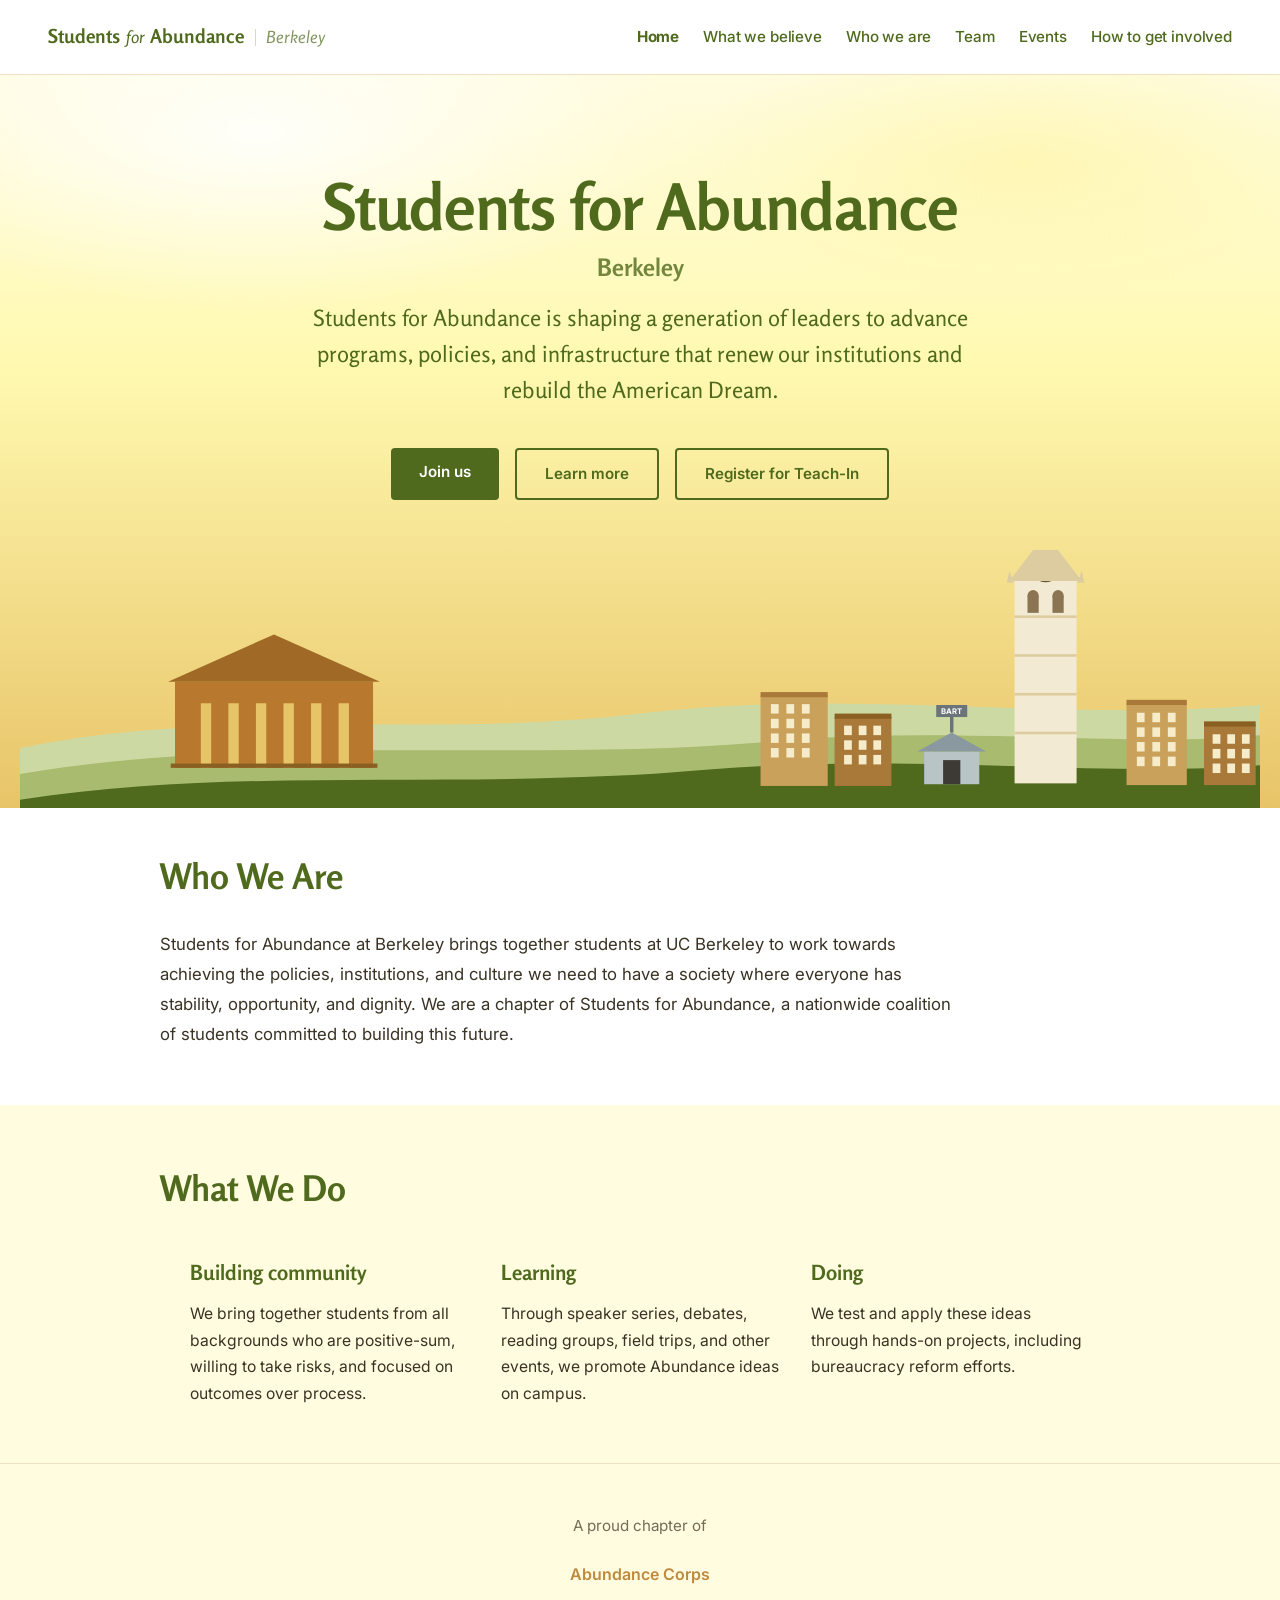
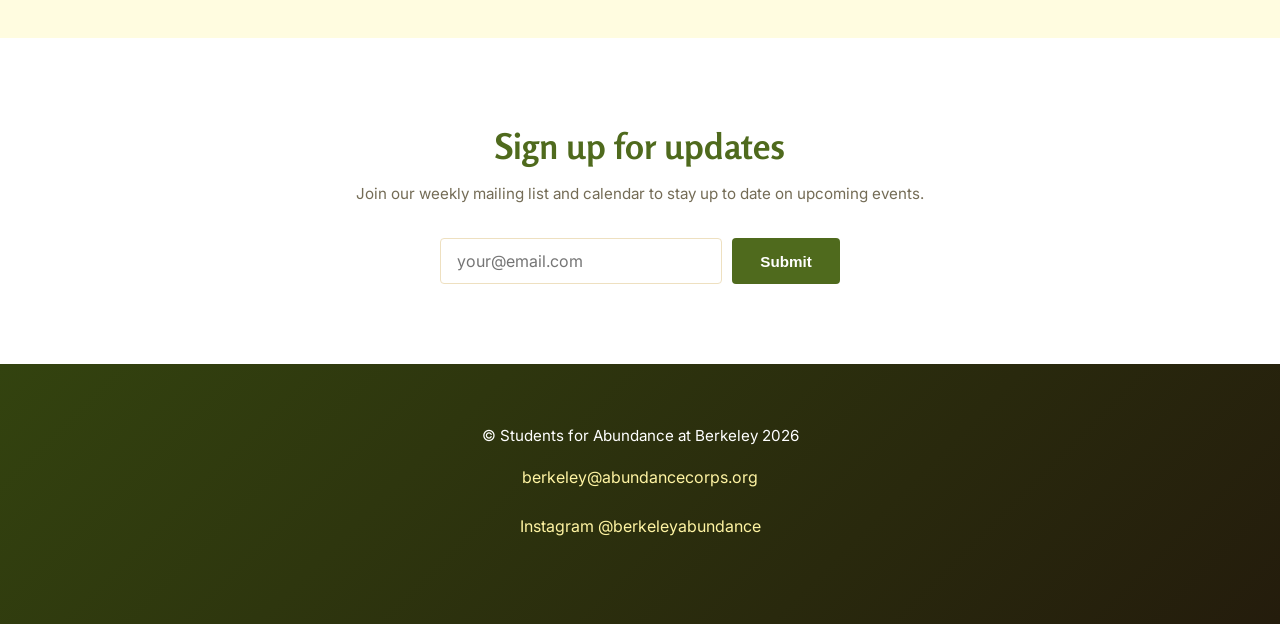
<file: index.html>
<!DOCTYPE html>
<html lang="en">
<head>
    <meta charset="UTF-8">
    <meta name="viewport" content="width=device-width, initial-scale=1.0">
    <title>Students for Abundance - Berkeley</title>
    <link rel="preconnect" href="https://fonts.googleapis.com">
    <link rel="preconnect" href="https://fonts.gstatic.com" crossorigin>
    <link href="https://fonts.googleapis.com/css2?family=Inter:wght@400;500;600;700&family=Rosario:ital,wght@0,400;0,700;1,400&display=swap" rel="stylesheet">
    <link rel="stylesheet" href="src/css/styles.css">
</head>
<body>
    <!-- Navigation -->
    <nav class="navbar">
        <div class="nav-container">
            <a href="./" class="nav-brand">
                <span class="brand-link">Students</span>
                <span class="brand-for">for</span>
                <span class="brand-link">Abundance</span>
                <span class="brand-chapter">Berkeley</span>
            </a>
            <button class="menu-toggle" aria-label="Toggle menu">
                <span></span>
                <span></span>
                <span></span>
            </button>
            <ul class="nav-links">
                <li><a href="./" class="active">Home</a></li>
                <li><a href="what-we-believe.html">What we believe</a></li>
                <li><a href="who-we-are.html">Who we are</a></li>
                <li><a href="team.html">Team</a></li>
                <li><a href="events.html">Events</a></li>
                <li><a href="how-to-get-involved.html">How to get involved</a></li>
            </ul>
        </div>
    </nav>

    <!-- Hero Section -->
    <header class="hero">
        <div class="hero-content">
            <h1 class="hero-title">Students for Abundance</h1>
            <p class="hero-location">Berkeley</p>
            <p class="hero-tagline">Students for Abundance is shaping a generation of leaders to advance programs, policies, and infrastructure that renew our institutions and rebuild the American Dream.</p>
            <div class="hero-ctas">
                <a href="how-to-get-involved.html" class="btn btn-primary">Join us</a>
                <a href="what-we-believe.html" class="btn btn-secondary">Learn more</a>
                <a href="https://luma.com/761w8hig" target="_blank" rel="noopener" class="btn btn-secondary">Register for Teach-In</a>
            </div>
        </div>

        <!-- Rolling hills with Berkeley landmarks seated on the crest -->
        <div class="hero-skyline" aria-hidden="true">
            <svg viewBox="0 0 1440 300" preserveAspectRatio="xMidYMax slice" xmlns="http://www.w3.org/2000/svg">
                <path d="M0,230 C240,180 480,220 720,190 C960,160 1200,200 1440,180 L1440,300 L0,300 Z" fill="#cdd9a3"/>
                <path d="M0,260 C300,210 600,250 900,220 C1100,205 1300,230 1440,215 L1440,300 L0,300 Z" fill="#a9bb6e"/>
                <path d="M0,290 C260,250 520,280 800,255 C1050,235 1250,265 1440,250 L1440,300 L0,300 Z" fill="#4f6a1d"/>

                <!-- Dorm-style student housing, seated on the hill crest -->
                <g transform="translate(680, -26)">
                    <rect x="180" y="195" width="78" height="105" fill="#c9a15a"/>
                    <rect x="180" y="191" width="78" height="6" fill="#a9793a"/>
                    <rect x="192" y="205" width="9" height="11" fill="#f6ecc9"/>
                    <rect x="210" y="205" width="9" height="11" fill="#f6ecc9"/>
                    <rect x="228" y="205" width="9" height="11" fill="#f6ecc9"/>
                    <rect x="192" y="222" width="9" height="11" fill="#f6ecc9"/>
                    <rect x="210" y="222" width="9" height="11" fill="#f6ecc9"/>
                    <rect x="228" y="222" width="9" height="11" fill="#f6ecc9"/>
                    <rect x="192" y="239" width="9" height="11" fill="#f6ecc9"/>
                    <rect x="210" y="239" width="9" height="11" fill="#f6ecc9"/>
                    <rect x="228" y="239" width="9" height="11" fill="#f6ecc9"/>
                    <rect x="192" y="256" width="9" height="11" fill="#f6ecc9"/>
                    <rect x="210" y="256" width="9" height="11" fill="#f6ecc9"/>
                    <rect x="228" y="256" width="9" height="11" fill="#f6ecc9"/>
                </g>
                <g transform="translate(680, -26)">
                    <rect x="266" y="220" width="66" height="80" fill="#a9793a"/>
                    <rect x="266" y="216" width="66" height="6" fill="#8a5f22"/>
                    <rect x="277" y="230" width="9" height="11" fill="#f6ecc9"/>
                    <rect x="294" y="230" width="9" height="11" fill="#f6ecc9"/>
                    <rect x="311" y="230" width="9" height="11" fill="#f6ecc9"/>
                    <rect x="277" y="247" width="9" height="11" fill="#f6ecc9"/>
                    <rect x="294" y="247" width="9" height="11" fill="#f6ecc9"/>
                    <rect x="311" y="247" width="9" height="11" fill="#f6ecc9"/>
                    <rect x="277" y="264" width="9" height="11" fill="#f6ecc9"/>
                    <rect x="294" y="264" width="9" height="11" fill="#f6ecc9"/>
                    <rect x="311" y="264" width="9" height="11" fill="#f6ecc9"/>
                </g>

                <!-- BART station entrance -->
                <g transform="translate(680, -28)">
                    <rect x="370" y="262" width="64" height="38" fill="#b9c4c7"/>
                    <polygon points="362,262 402,240 442,262" fill="#8a99a0"/>
                    <rect x="392" y="272" width="20" height="28" fill="#3d3a35"/>
                    <rect x="400" y="220" width="4" height="20" fill="#6b7478"/>
                    <rect x="384" y="208" width="36" height="14" fill="#6b7478"/>
                    <text x="402" y="218" font-family="Inter, sans-serif" font-size="9" font-weight="700" fill="#fff" text-anchor="middle">BART</text>
                </g>

                <!-- Sather Tower (the Campanile) -->
                <g transform="translate(680, -29)">
                    <rect x="475" y="65" width="72" height="235" fill="#f2ead2"/>
                    <rect x="475" y="105" width="72" height="3" fill="#ddccA0"/>
                    <rect x="475" y="150" width="72" height="3" fill="#ddccA0"/>
                    <rect x="475" y="195" width="72" height="3" fill="#ddccA0"/>
                    <rect x="475" y="240" width="72" height="3" fill="#ddccA0"/>
                    <rect x="490" y="82" width="13" height="20" fill="#8a7452"/>
                    <circle cx="496.5" cy="82" r="6.5" fill="#8a7452"/>
                    <rect x="519" y="82" width="13" height="20" fill="#8a7452"/>
                    <circle cx="525.5" cy="82" r="6.5" fill="#8a7452"/>
                    <circle cx="511" cy="48" r="17" fill="#fffdf5" stroke="#6b5738" stroke-width="3"/>
                    <rect x="509.5" y="36" width="3" height="14" fill="#6b5738"/>
                    <rect x="503" y="46.5" width="16" height="3" fill="#6b5738"/>
                    <polygon points="469,65 511,10 553,65" fill="#ddccA0"/>
                    <polygon points="466,67 469,53 474,67" fill="#ddccA0"/>
                    <polygon points="548,67 553,53 556,67" fill="#ddccA0"/>
                    <circle cx="511" cy="6" r="5" fill="#6b5738"/>
                </g>

                <!-- More dorm-style student housing, between the tower and the library -->
                <g transform="translate(680, -27)">
                    <rect x="605" y="205" width="70" height="95" fill="#c9a15a"/>
                    <rect x="605" y="201" width="70" height="6" fill="#a9793a"/>
                    <rect x="617" y="216" width="9" height="11" fill="#f6ecc9"/>
                    <rect x="635" y="216" width="9" height="11" fill="#f6ecc9"/>
                    <rect x="653" y="216" width="9" height="11" fill="#f6ecc9"/>
                    <rect x="617" y="233" width="9" height="11" fill="#f6ecc9"/>
                    <rect x="635" y="233" width="9" height="11" fill="#f6ecc9"/>
                    <rect x="653" y="233" width="9" height="11" fill="#f6ecc9"/>
                    <rect x="617" y="250" width="9" height="11" fill="#f6ecc9"/>
                    <rect x="635" y="250" width="9" height="11" fill="#f6ecc9"/>
                    <rect x="653" y="250" width="9" height="11" fill="#f6ecc9"/>
                    <rect x="617" y="267" width="9" height="11" fill="#f6ecc9"/>
                    <rect x="635" y="267" width="9" height="11" fill="#f6ecc9"/>
                    <rect x="653" y="267" width="9" height="11" fill="#f6ecc9"/>
                </g>
                <g transform="translate(680, -27)">
                    <rect x="695" y="230" width="60" height="70" fill="#a9793a"/>
                    <rect x="695" y="226" width="60" height="6" fill="#8a5f22"/>
                    <rect x="705" y="241" width="9" height="11" fill="#f6ecc9"/>
                    <rect x="722" y="241" width="9" height="11" fill="#f6ecc9"/>
                    <rect x="739" y="241" width="9" height="11" fill="#f6ecc9"/>
                    <rect x="705" y="258" width="9" height="11" fill="#f6ecc9"/>
                    <rect x="722" y="258" width="9" height="11" fill="#f6ecc9"/>
                    <rect x="739" y="258" width="9" height="11" fill="#f6ecc9"/>
                    <rect x="705" y="275" width="9" height="11" fill="#f6ecc9"/>
                    <rect x="722" y="275" width="9" height="11" fill="#f6ecc9"/>
                    <rect x="739" y="275" width="9" height="11" fill="#f6ecc9"/>
                </g>

                <!-- Doe Library-style building -->
                <g transform="translate(-700, -47)">
                    <rect x="880" y="200" width="230" height="100" fill="#b8792e"/>
                    <polygon points="872,200 995,145 1118,200" fill="#a06a26"/>
                    <rect x="910" y="225" width="12" height="75" fill="#e8c468"/>
                    <rect x="942" y="225" width="12" height="75" fill="#e8c468"/>
                    <rect x="974" y="225" width="12" height="75" fill="#e8c468"/>
                    <rect x="1006" y="225" width="12" height="75" fill="#e8c468"/>
                    <rect x="1038" y="225" width="12" height="75" fill="#e8c468"/>
                    <rect x="1070" y="225" width="12" height="75" fill="#e8c468"/>
                    <rect x="875" y="295" width="240" height="5" fill="#8a5f22"/>
                </g>
            </svg>
        </div>

        <!-- Berkeley skyline illustration featuring the Campanile: saved for later, not rendered -->
        <template id="skyline-buildings-saved">
            <svg viewBox="0 0 1440 300" preserveAspectRatio="xMidYMax slice" xmlns="http://www.w3.org/2000/svg">
                <defs>
                    <linearGradient id="groundGrad" x1="0" y1="0" x2="0" y2="1">
                        <stop offset="0%" stop-color="#c9a15a"/>
                        <stop offset="100%" stop-color="#b8863f"/>
                    </linearGradient>
                </defs>

                <!-- ground -->
                <rect x="0" y="284" width="1440" height="16" fill="url(#groundGrad)"/>

                <!-- back row: soft distant skyline -->
                <g fill="#f3d28c">
                    <rect x="0" y="215" width="95" height="85"/>
                    <rect x="100" y="185" width="75" height="115"/>
                    <polygon points="605,235 650,195 695,235"/>
                    <rect x="605" y="235" width="90" height="65"/>
                    <rect x="700" y="255" width="80" height="45"/>
                </g>
                <g fill="#e8c468">
                    <rect x="1150" y="220" width="85" height="80"/>
                    <polygon points="1240,235 1280,198 1320,235"/>
                    <rect x="1240" y="235" width="80" height="65"/>
                    <rect x="1330" y="200" width="65" height="100"/>
                    <rect x="1400" y="230" width="40" height="70"/>
                </g>

                <!-- Sather Gate -->
                <g fill="#c08a3e">
                    <rect x="210" y="235" width="14" height="65"/>
                    <rect x="300" y="235" width="14" height="65"/>
                    <rect x="204" y="222" width="126" height="14"/>
                    <rect x="207" y="215" width="20" height="8"/>
                    <rect x="297" y="215" width="20" height="8"/>
                    <circle cx="217" cy="211" r="6"/>
                    <circle cx="307" cy="211" r="6"/>
                    <rect x="250" y="222" width="10" height="78"/>
                </g>

                <!-- BART station entrance, between the gate and the tower -->
                <g>
                    <rect x="370" y="262" width="64" height="38" fill="#b9c4c7"/>
                    <polygon points="362,262 402,240 442,262" fill="#8a99a0"/>
                    <rect x="392" y="272" width="20" height="28" fill="#3d3a35"/>
                    <rect x="400" y="220" width="4" height="20" fill="#6b7478"/>
                    <rect x="384" y="208" width="36" height="14" fill="#6b7478"/>
                    <text x="402" y="218" font-family="Inter, sans-serif" font-size="9" font-weight="700" fill="#fff" text-anchor="middle">BART</text>
                </g>

                <!-- Sather Tower (the Campanile), off-center left of the composition -->
                <g>
                    <!-- shaft: pale granite -->
                    <rect x="475" y="65" width="72" height="235" fill="#f2ead2"/>
                    <!-- stone coursing -->
                    <rect x="475" y="105" width="72" height="3" fill="#ddccA0"/>
                    <rect x="475" y="150" width="72" height="3" fill="#ddccA0"/>
                    <rect x="475" y="195" width="72" height="3" fill="#ddccA0"/>
                    <rect x="475" y="240" width="72" height="3" fill="#ddccA0"/>
                    <!-- belfry: arched openings -->
                    <rect x="490" y="82" width="13" height="20" fill="#8a7452"/>
                    <circle cx="496.5" cy="82" r="6.5" fill="#8a7452"/>
                    <rect x="519" y="82" width="13" height="20" fill="#8a7452"/>
                    <circle cx="525.5" cy="82" r="6.5" fill="#8a7452"/>
                    <!-- clock face -->
                    <circle cx="511" cy="48" r="17" fill="#fffdf5" stroke="#6b5738" stroke-width="3"/>
                    <rect x="509.5" y="36" width="3" height="14" fill="#6b5738"/>
                    <rect x="503" y="46.5" width="16" height="3" fill="#6b5738"/>
                    <!-- pyramidal spire -->
                    <polygon points="469,65 511,10 553,65" fill="#ddccA0"/>
                    <!-- corner pinnacles -->
                    <polygon points="466,67 469,53 474,67" fill="#ddccA0"/>
                    <polygon points="548,67 553,53 556,67" fill="#ddccA0"/>
                    <!-- finial -->
                    <circle cx="511" cy="6" r="5" fill="#6b5738"/>
                </g>

                <!-- Doe Library-style building, right of the tower -->
                <g>
                    <rect x="880" y="200" width="230" height="100" fill="#b8792e"/>
                    <polygon points="872,200 995,145 1118,200" fill="#a06a26"/>
                    <rect x="910" y="225" width="12" height="75" fill="#e8c468"/>
                    <rect x="942" y="225" width="12" height="75" fill="#e8c468"/>
                    <rect x="974" y="225" width="12" height="75" fill="#e8c468"/>
                    <rect x="1006" y="225" width="12" height="75" fill="#e8c468"/>
                    <rect x="1038" y="225" width="12" height="75" fill="#e8c468"/>
                    <rect x="1070" y="225" width="12" height="75" fill="#e8c468"/>
                    <rect x="875" y="295" width="240" height="5" fill="#8a5f22"/>
                </g>
            </svg>
        </template>
    </header>

    <!-- Main Content -->
    <main>
        <!-- Who We Are teaser -->
        <section class="content-section">
            <div class="container">
                <h2>Who We Are</h2>
                <p>Students for Abundance at Berkeley brings together students at UC Berkeley to work towards achieving the policies, institutions, and culture we need to have a society where everyone has stability, opportunity, and dignity. We are a chapter of Students for Abundance, a nationwide coalition of students committed to building this future.</p>
            </div>
        </section>

        <!-- Pillars -->
        <section class="content-section alt">
            <div class="container">
                <h2>What We Do</h2>
                <div class="pillars-grid">
                    <div class="pillar">
                        <h3>Building community</h3>
                        <p>We bring together students from all backgrounds who are positive-sum, willing to take risks, and focused on outcomes over process.</p>
                    </div>
                    <div class="pillar">
                        <h3>Learning</h3>
                        <p>Through speaker series, debates, reading groups, field trips, and other events, we promote Abundance ideas on campus.</p>
                    </div>
                    <div class="pillar">
                        <h3>Doing</h3>
                        <p>We test and apply these ideas through hands-on projects, including bureaucracy reform efforts.</p>
                    </div>
                </div>
            </div>
        </section>

        <!-- Affiliation -->
        <section class="supporters-section">
            <div class="container">
                <p class="supporters-text">A proud chapter of</p>
                <div class="supporters-logos">
                    <a href="https://abundancecorps.org/" target="_blank" rel="noopener" class="supporter-link">Abundance Corps</a>
                </div>
            </div>
        </section>

        <!-- Join Section -->
        <section id="join" class="join-section">
            <div class="container">
                <div class="join-content">
                    <h2>Sign up for updates</h2>
                    <p class="join-subtitle">Join our weekly mailing list and calendar to stay up to date on upcoming events.</p>
                    <form class="email-form" id="email-signup">
                        <input type="email" placeholder="your@email.com" required>
                        <button type="submit" class="btn btn-primary">Submit</button>
                    </form>
                </div>
            </div>
        </section>
    </main>

    <!-- Footer -->
    <footer class="footer">
        <div class="container">
            <p class="copyright">&copy; Students for Abundance at Berkeley 2026</p>
            <p class="contact-email">
                <a href="mailto:berkeley@abundancecorps.org">berkeley@abundancecorps.org</a>
            </p>
            <p class="footer-social">
                <a href="https://www.instagram.com/berkeleyabundance/" target="_blank" rel="noopener">Instagram @berkeleyabundance</a>
            </p>
        </div>
    </footer>

    <script src="src/js/main.js"></script>
</body>
</html>
</file>
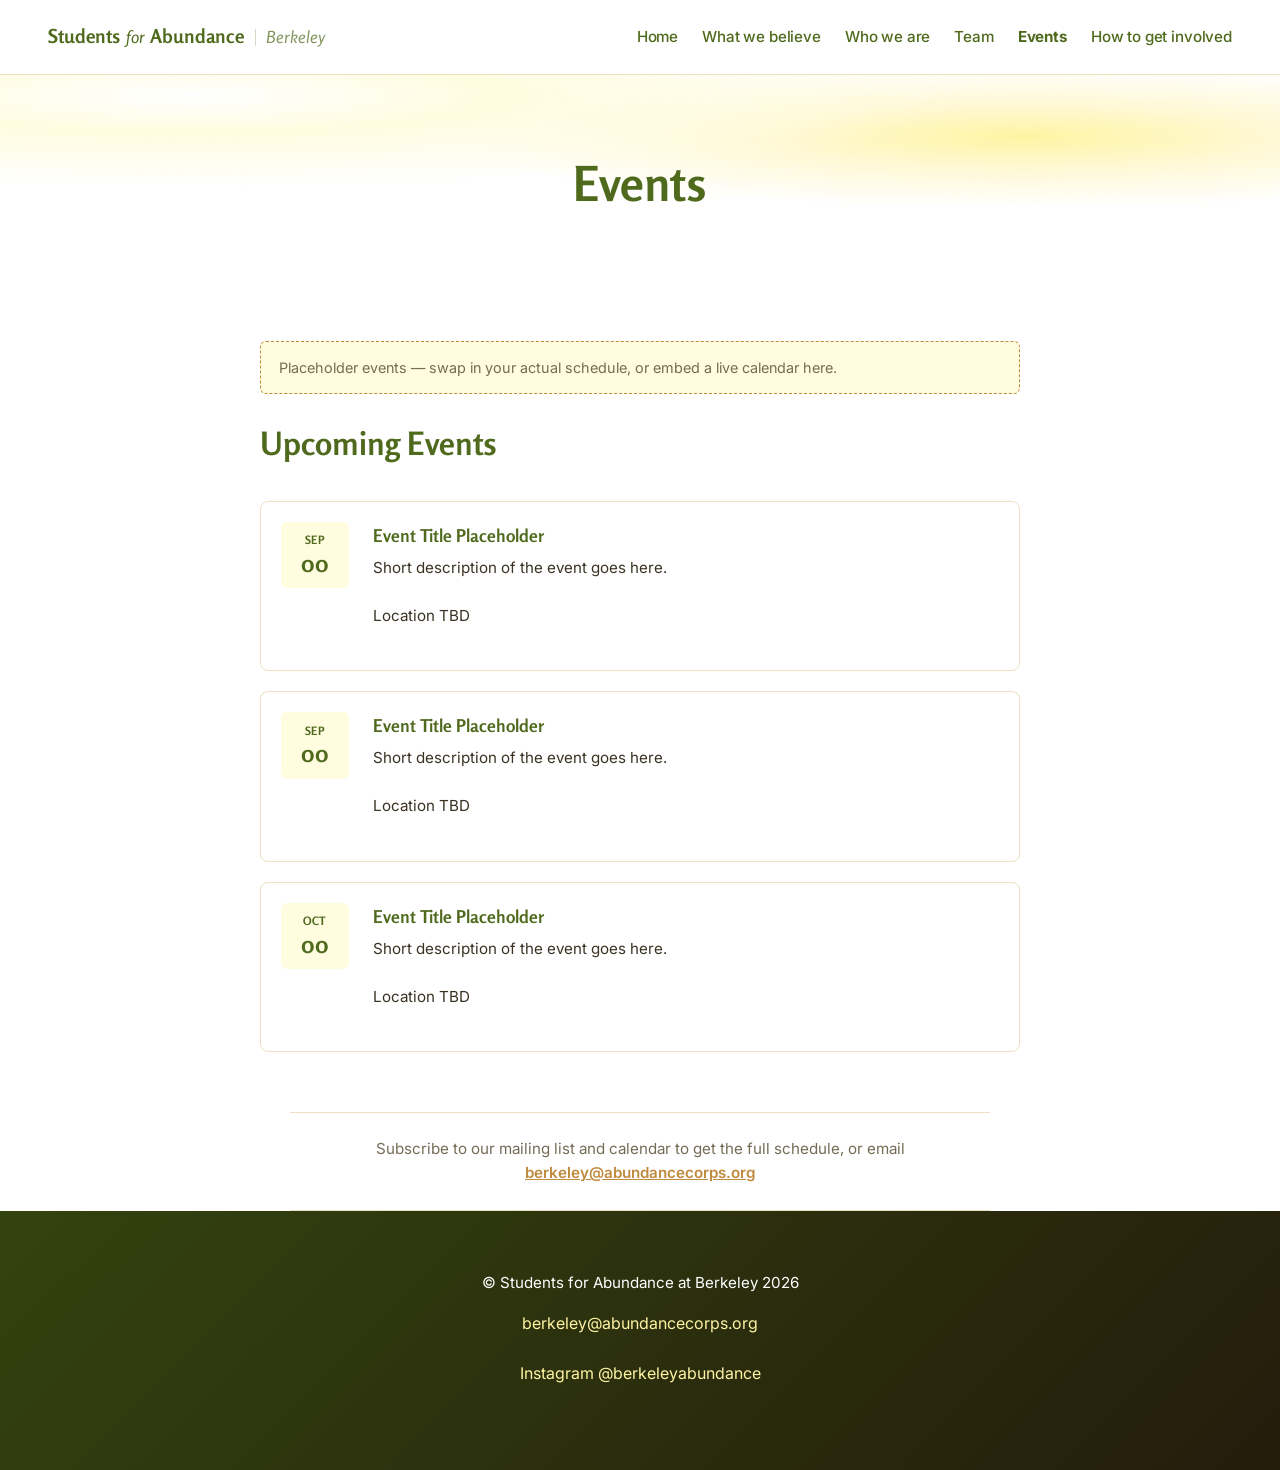
<file: events.html>
<!DOCTYPE html>
<html lang="en">
<head>
    <meta charset="UTF-8">
    <meta name="viewport" content="width=device-width, initial-scale=1.0">
    <title>Events - Students for Abundance Berkeley</title>
    <link rel="preconnect" href="https://fonts.googleapis.com">
    <link rel="preconnect" href="https://fonts.gstatic.com" crossorigin>
    <link href="https://fonts.googleapis.com/css2?family=Inter:wght@400;500;600;700&family=Rosario:ital,wght@0,400;0,700;1,400&display=swap" rel="stylesheet">
    <link rel="stylesheet" href="src/css/styles.css">
</head>
<body>
    <!-- Navigation -->
    <nav class="navbar">
        <div class="nav-container">
            <a href="./" class="nav-brand">
                <span class="brand-link">Students</span>
                <span class="brand-for">for</span>
                <span class="brand-link">Abundance</span>
                <span class="brand-chapter">Berkeley</span>
            </a>
            <button class="menu-toggle" aria-label="Toggle menu">
                <span></span>
                <span></span>
                <span></span>
            </button>
            <ul class="nav-links">
                <li><a href="./">Home</a></li>
                <li><a href="what-we-believe.html">What we believe</a></li>
                <li><a href="who-we-are.html">Who we are</a></li>
                <li><a href="team.html">Team</a></li>
                <li><a href="events.html" class="active">Events</a></li>
                <li><a href="how-to-get-involved.html">How to get involved</a></li>
            </ul>
        </div>
    </nav>

    <header class="page-header">
        <h1>Events</h1>
    </header>

    <main>
        <section class="belief-block">
            <div class="container">
                <div class="placeholder-note">Placeholder events &mdash; swap in your actual schedule, or embed a live calendar here.</div>

                <h2>Upcoming Events</h2>
                <div class="events-list">
                    <div class="event-card">
                        <div class="event-date">
                            <span class="event-month">Sep</span>
                            <span class="event-day">00</span>
                        </div>
                        <div class="event-info">
                            <h3>Event Title Placeholder</h3>
                            <p>Short description of the event goes here.</p>
                            <p class="event-location">Location TBD</p>
                        </div>
                    </div>

                    <div class="event-card">
                        <div class="event-date">
                            <span class="event-month">Sep</span>
                            <span class="event-day">00</span>
                        </div>
                        <div class="event-info">
                            <h3>Event Title Placeholder</h3>
                            <p>Short description of the event goes here.</p>
                            <p class="event-location">Location TBD</p>
                        </div>
                    </div>

                    <div class="event-card">
                        <div class="event-date">
                            <span class="event-month">Oct</span>
                            <span class="event-day">00</span>
                        </div>
                        <div class="event-info">
                            <h3>Event Title Placeholder</h3>
                            <p>Short description of the event goes here.</p>
                            <p class="event-location">Location TBD</p>
                        </div>
                    </div>
                </div>
            </div>
        </section>

        <section class="contact-note">
            <p>Subscribe to our mailing list and calendar to get the full schedule, or email <a href="mailto:berkeley@abundancecorps.org">berkeley@abundancecorps.org</a></p>
        </section>
    </main>

    <!-- Footer -->
    <footer class="footer">
        <div class="container">
            <p class="copyright">&copy; Students for Abundance at Berkeley 2026</p>
            <p class="contact-email">
                <a href="mailto:berkeley@abundancecorps.org">berkeley@abundancecorps.org</a>
            </p>
            <p class="footer-social">
                <a href="https://www.instagram.com/berkeleyabundance/" target="_blank" rel="noopener">Instagram @berkeleyabundance</a>
            </p>
        </div>
    </footer>

    <script src="src/js/main.js"></script>
</body>
</html>
</file>
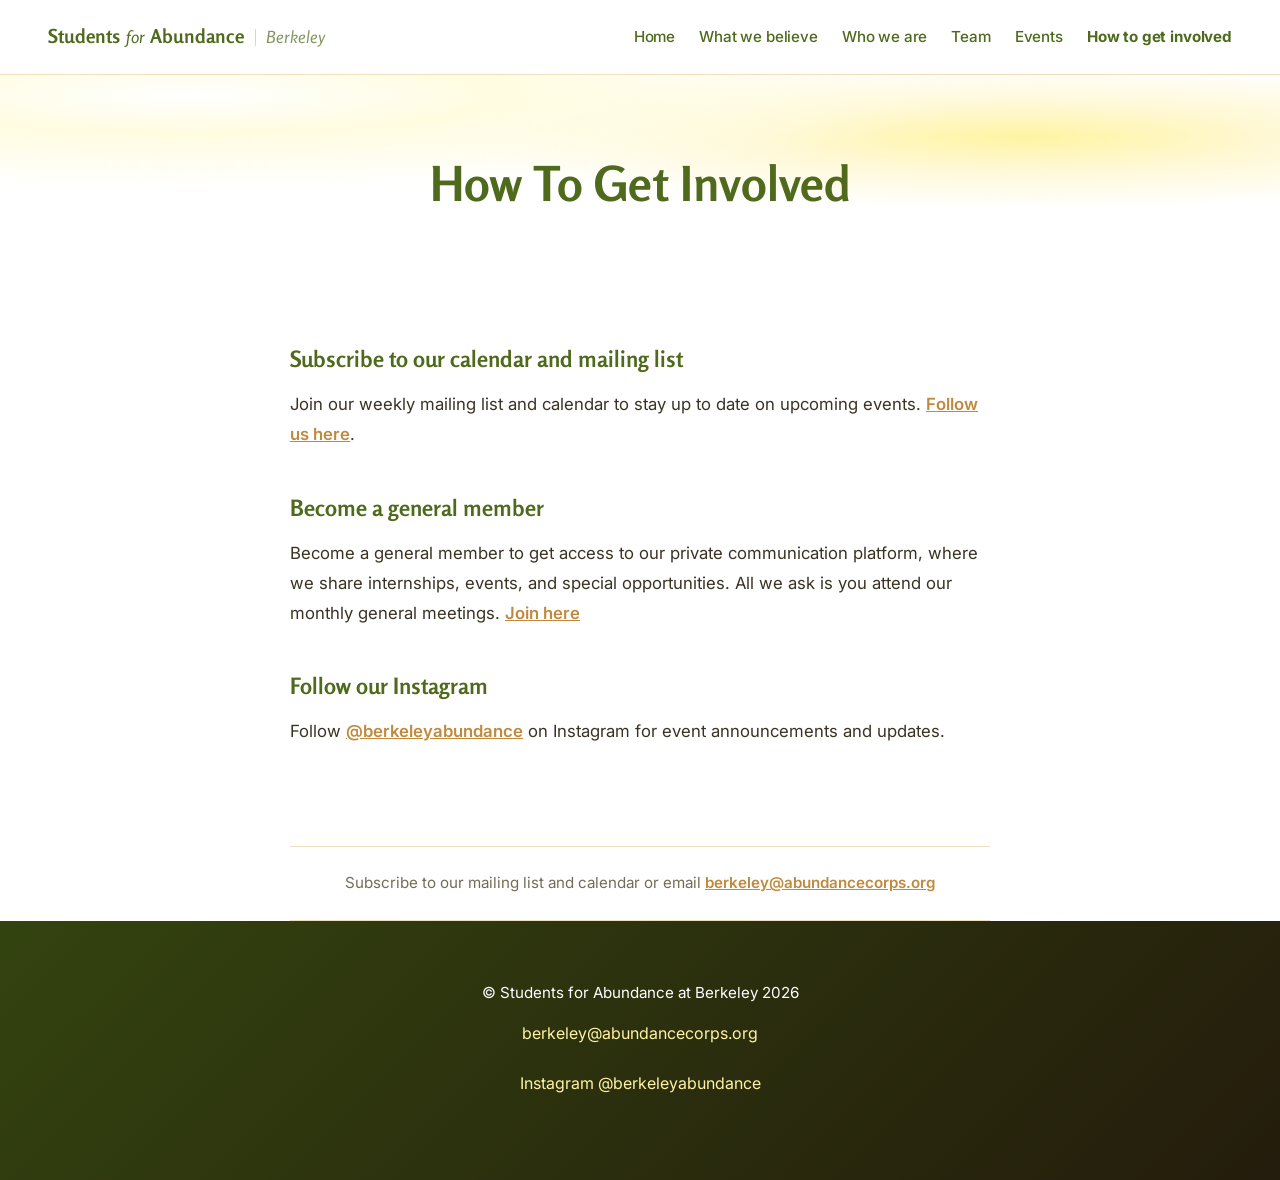
<file: how-to-get-involved.html>
<!DOCTYPE html>
<html lang="en">
<head>
    <meta charset="UTF-8">
    <meta name="viewport" content="width=device-width, initial-scale=1.0">
    <title>How To Get Involved - Students for Abundance Berkeley</title>
    <link rel="preconnect" href="https://fonts.googleapis.com">
    <link rel="preconnect" href="https://fonts.gstatic.com" crossorigin>
    <link href="https://fonts.googleapis.com/css2?family=Inter:wght@400;500;600;700&family=Rosario:ital,wght@0,400;0,700;1,400&display=swap" rel="stylesheet">
    <link rel="stylesheet" href="src/css/styles.css">
</head>
<body>
    <!-- Navigation -->
    <nav class="navbar">
        <div class="nav-container">
            <a href="./" class="nav-brand">
                <span class="brand-link">Students</span>
                <span class="brand-for">for</span>
                <span class="brand-link">Abundance</span>
                <span class="brand-chapter">Berkeley</span>
            </a>
            <button class="menu-toggle" aria-label="Toggle menu">
                <span></span>
                <span></span>
                <span></span>
            </button>
            <ul class="nav-links">
                <li><a href="./">Home</a></li>
                <li><a href="what-we-believe.html">What we believe</a></li>
                <li><a href="who-we-are.html">Who we are</a></li>
                <li><a href="team.html">Team</a></li>
                <li><a href="events.html">Events</a></li>
                <li><a href="how-to-get-involved.html" class="active">How to get involved</a></li>
            </ul>
        </div>
    </nav>

    <header class="page-header">
        <h1>How To Get Involved</h1>
    </header>

    <main>
        <section class="belief-block">
            <div class="container">
                <div class="involve-block">
                    <h3>Subscribe to our calendar and mailing list</h3>
                    <p>Join our weekly mailing list and calendar to stay up to date on upcoming events. <a href="#">Follow us here</a>.</p>
                </div>

                <div class="involve-block">
                    <h3>Become a general member</h3>
                    <p>Become a general member to get access to our private communication platform, where we share internships, events, and special opportunities. All we ask is you attend our monthly general meetings. <a href="#">Join here</a></p>
                </div>

                <div class="involve-block">
                    <h3>Follow our Instagram</h3>
                    <p>Follow <a href="https://www.instagram.com/berkeleyabundance/" target="_blank" rel="noopener">@berkeleyabundance</a> on Instagram for event announcements and updates.</p>
                </div>
            </div>
        </section>

        <section class="contact-note">
            <p>Subscribe to our mailing list and calendar or email <a href="mailto:berkeley@abundancecorps.org">berkeley@abundancecorps.org</a></p>
        </section>
    </main>

    <!-- Footer -->
    <footer class="footer">
        <div class="container">
            <p class="copyright">&copy; Students for Abundance at Berkeley 2026</p>
            <p class="contact-email">
                <a href="mailto:berkeley@abundancecorps.org">berkeley@abundancecorps.org</a>
            </p>
            <p class="footer-social">
                <a href="https://www.instagram.com/berkeleyabundance/" target="_blank" rel="noopener">Instagram @berkeleyabundance</a>
            </p>
        </div>
    </footer>

    <script src="src/js/main.js"></script>
</body>
</html>
</file>
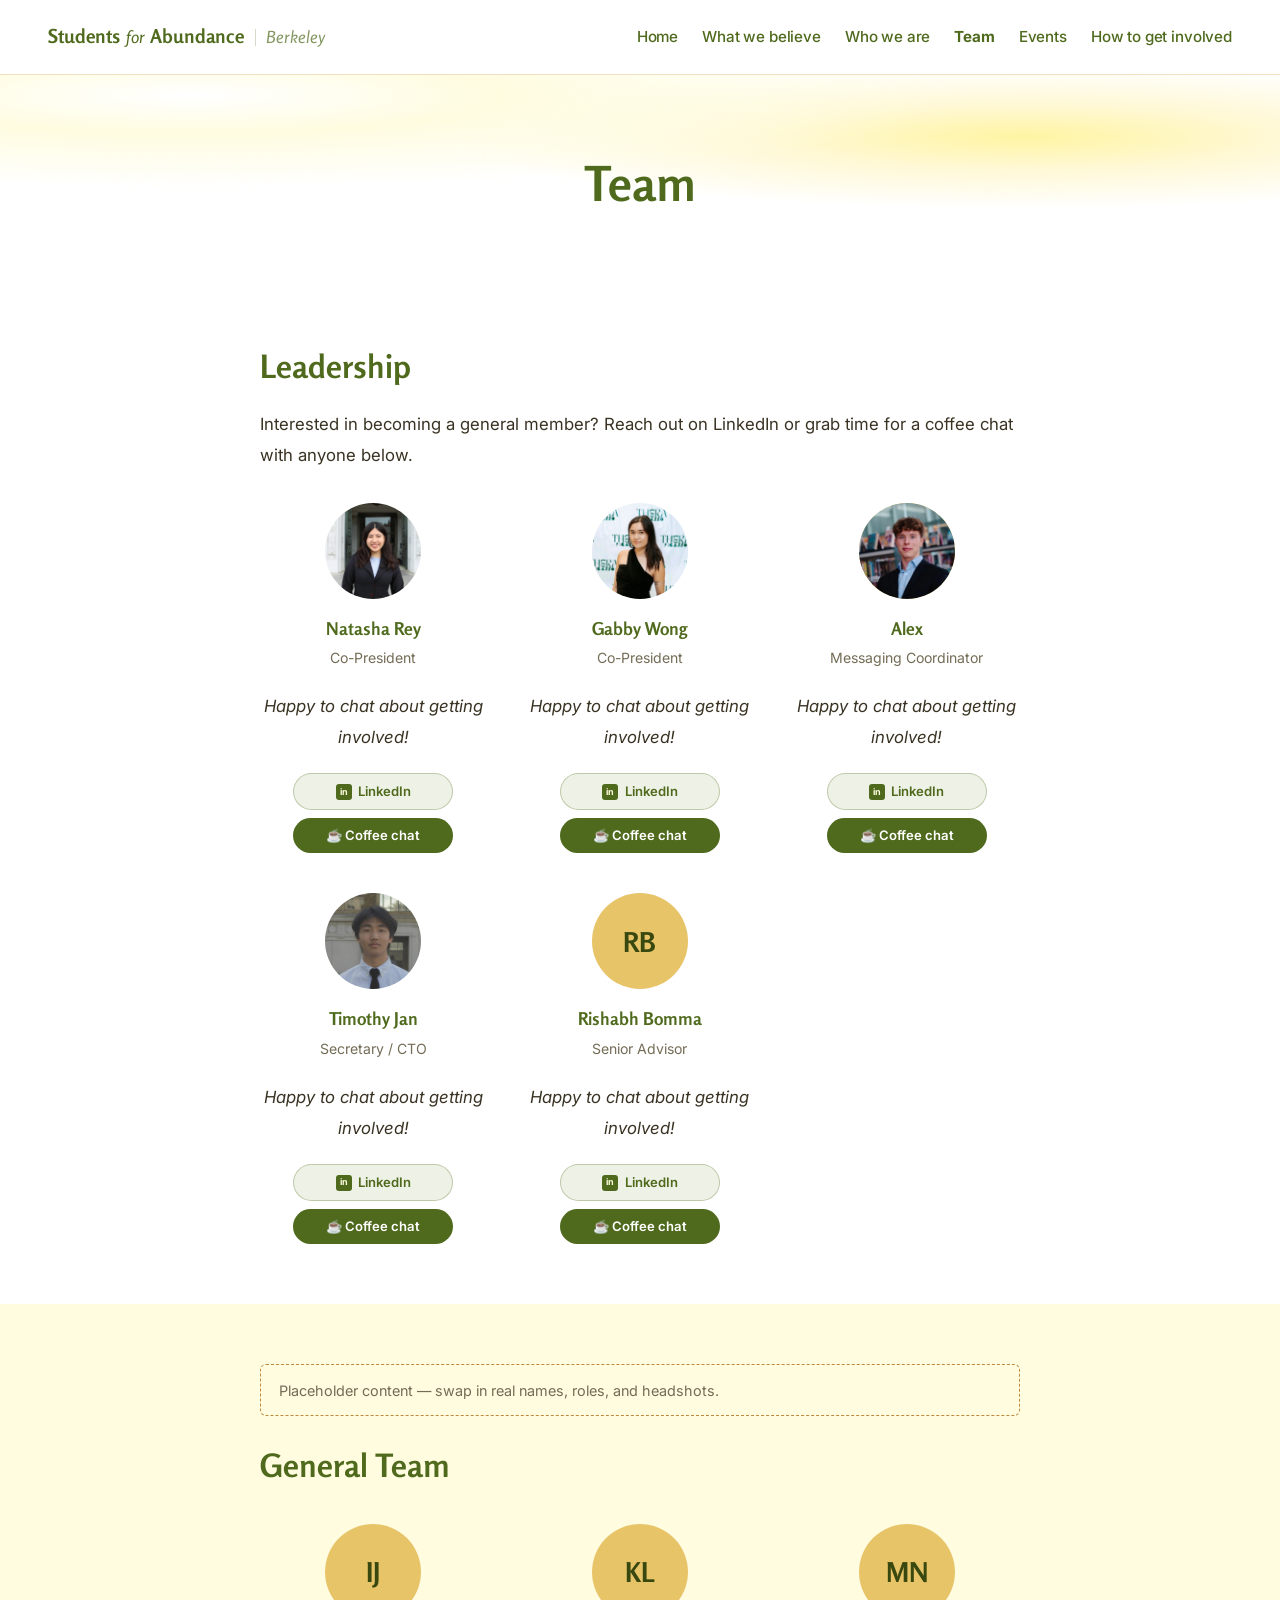
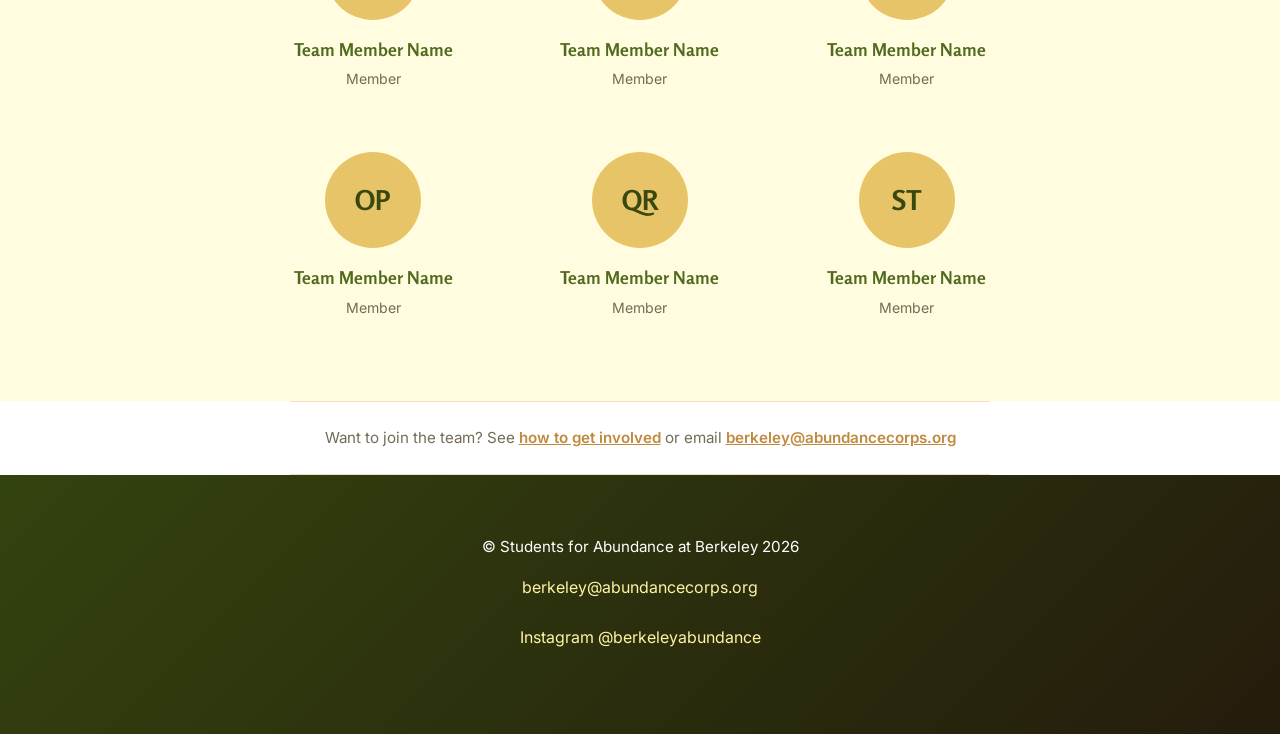
<file: team.html>
<!DOCTYPE html>
<html lang="en">
<head>
    <meta charset="UTF-8">
    <meta name="viewport" content="width=device-width, initial-scale=1.0">
    <title>Team - Students for Abundance Berkeley</title>
    <link rel="preconnect" href="https://fonts.googleapis.com">
    <link rel="preconnect" href="https://fonts.gstatic.com" crossorigin>
    <link href="https://fonts.googleapis.com/css2?family=Inter:wght@400;500;600;700&family=Rosario:ital,wght@0,400;0,700;1,400&display=swap" rel="stylesheet">
    <link rel="stylesheet" href="src/css/styles.css">
</head>
<body>
    <!-- Navigation -->
    <nav class="navbar">
        <div class="nav-container">
            <a href="./" class="nav-brand">
                <span class="brand-link">Students</span>
                <span class="brand-for">for</span>
                <span class="brand-link">Abundance</span>
                <span class="brand-chapter">Berkeley</span>
            </a>
            <button class="menu-toggle" aria-label="Toggle menu">
                <span></span>
                <span></span>
                <span></span>
            </button>
            <ul class="nav-links">
                <li><a href="./">Home</a></li>
                <li><a href="what-we-believe.html">What we believe</a></li>
                <li><a href="who-we-are.html">Who we are</a></li>
                <li><a href="team.html" class="active">Team</a></li>
                <li><a href="events.html">Events</a></li>
                <li><a href="how-to-get-involved.html">How to get involved</a></li>
            </ul>
        </div>
    </nav>

    <header class="page-header">
        <h1>Team</h1>
    </header>

    <main>
        <section class="belief-block">
            <div class="container">
                <h2>Leadership</h2>
                <p class="team-intro">Interested in becoming a general member? Reach out on LinkedIn or grab time for a coffee chat with anyone below.</p>
                <div class="team-grid">
                    <div class="team-card">
                        <img class="team-avatar" src="assets/team/natasha-rey.webp" alt="Natasha Rey">
                        <h3>Natasha Rey</h3>
                        <p class="team-role">Co-President</p>
                        <p class="team-blurb">Happy to chat about getting involved!</p>
                        <div class="team-actions">
                            <a href="http://www.linkedin.com/in/natasha-rey-berkeley2029" target="_blank" rel="noopener" class="team-btn team-btn-linkedin" aria-label="Natasha Rey on LinkedIn">
                                <span class="li-badge">in</span> LinkedIn
                            </a>
                            <a href="mailto:berkeley@abundancecorps.org?subject=Coffee%20chat%20with%20Natasha%20Rey&body=Hi%20Natasha%2C%20I%27d%20love%20to%20grab%20coffee%20and%20learn%20more%20about%20SFAB!" class="team-btn team-btn-coffee">
                                &#9749; Coffee chat
                            </a>
                        </div>
                    </div>
                    <div class="team-card">
                        <img class="team-avatar" src="assets/team/gabby-wong.webp" alt="Gabby Wong">
                        <h3>Gabby Wong</h3>
                        <p class="team-role">Co-President</p>
                        <p class="team-blurb">Happy to chat about getting involved!</p>
                        <div class="team-actions">
                            <a href="https://www.linkedin.com/in/gabbywong" target="_blank" rel="noopener" class="team-btn team-btn-linkedin" aria-label="Gabby Wong on LinkedIn">
                                <span class="li-badge">in</span> LinkedIn
                            </a>
                            <a href="mailto:berkeley@abundancecorps.org?subject=Coffee%20chat%20with%20Gabby%20Wong&body=Hi%20Gabby%2C%20I%27d%20love%20to%20grab%20coffee%20and%20learn%20more%20about%20SFAB!" class="team-btn team-btn-coffee">
                                &#9749; Coffee chat
                            </a>
                        </div>
                    </div>
                    <div class="team-card">
                        <img class="team-avatar" src="assets/team/alex.webp" alt="Alex">
                        <h3>Alex</h3>
                        <p class="team-role">Messaging Coordinator</p>
                        <p class="team-blurb">Happy to chat about getting involved!</p>
                        <div class="team-actions">
                            <a href="https://www.linkedin.com/in/alexander-r-tucker/" target="_blank" rel="noopener" class="team-btn team-btn-linkedin" aria-label="Alex on LinkedIn">
                                <span class="li-badge">in</span> LinkedIn
                            </a>
                            <a href="mailto:berkeley@abundancecorps.org?subject=Coffee%20chat%20with%20Alex&body=Hi%20Alex%2C%20I%27d%20love%20to%20grab%20coffee%20and%20learn%20more%20about%20SFAB!" class="team-btn team-btn-coffee">
                                &#9749; Coffee chat
                            </a>
                        </div>
                    </div>
                    <div class="team-card">
                        <img class="team-avatar" src="assets/team/timothy-jan.webp" alt="Timothy Jan">
                        <h3>Timothy Jan</h3>
                        <p class="team-role">Secretary / CTO</p>
                        <p class="team-blurb">Happy to chat about getting involved!</p>
                        <div class="team-actions">
                            <a href="https://www.linkedin.com/in/timothy-jan/" target="_blank" rel="noopener" class="team-btn team-btn-linkedin" aria-label="Timothy Jan on LinkedIn">
                                <span class="li-badge">in</span> LinkedIn
                            </a>
                            <a href="mailto:berkeley@abundancecorps.org?subject=Coffee%20chat%20with%20Timothy%20Jan&body=Hi%20Timothy%2C%20I%27d%20love%20to%20grab%20coffee%20and%20learn%20more%20about%20SFAB!" class="team-btn team-btn-coffee">
                                &#9749; Coffee chat
                            </a>
                        </div>
                    </div>
                    <div class="team-card">
                        <div class="team-avatar">RB</div>
                        <h3>Rishabh Bomma</h3>
                        <p class="team-role">Senior Advisor</p>
                        <p class="team-blurb">Happy to chat about getting involved!</p>
                        <div class="team-actions">
                            <a href="https://www.linkedin.com/in/rishab-bomma-579093263/" target="_blank" rel="noopener" class="team-btn team-btn-linkedin" aria-label="Rishabh Bomma on LinkedIn">
                                <span class="li-badge">in</span> LinkedIn
                            </a>
                            <a href="mailto:berkeley@abundancecorps.org?subject=Coffee%20chat%20with%20Rishabh%20Bomma&body=Hi%20Rishabh%2C%20I%27d%20love%20to%20grab%20coffee%20and%20learn%20more%20about%20SFAB!" class="team-btn team-btn-coffee">
                                &#9749; Coffee chat
                            </a>
                        </div>
                    </div>
                </div>
            </div>
        </section>

        <section class="belief-block alt">
            <div class="container">
                <div class="placeholder-note">Placeholder content &mdash; swap in real names, roles, and headshots.</div>

                <h2>General Team</h2>
                <div class="team-grid">
                    <div class="team-card">
                        <div class="team-avatar">IJ</div>
                        <h3>Team Member Name</h3>
                        <p class="team-role">Member</p>
                    </div>
                    <div class="team-card">
                        <div class="team-avatar">KL</div>
                        <h3>Team Member Name</h3>
                        <p class="team-role">Member</p>
                    </div>
                    <div class="team-card">
                        <div class="team-avatar">MN</div>
                        <h3>Team Member Name</h3>
                        <p class="team-role">Member</p>
                    </div>
                    <div class="team-card">
                        <div class="team-avatar">OP</div>
                        <h3>Team Member Name</h3>
                        <p class="team-role">Member</p>
                    </div>
                    <div class="team-card">
                        <div class="team-avatar">QR</div>
                        <h3>Team Member Name</h3>
                        <p class="team-role">Member</p>
                    </div>
                    <div class="team-card">
                        <div class="team-avatar">ST</div>
                        <h3>Team Member Name</h3>
                        <p class="team-role">Member</p>
                    </div>
                </div>
            </div>
        </section>

        <section class="contact-note">
            <p>Want to join the team? See <a href="how-to-get-involved.html">how to get involved</a> or email <a href="mailto:berkeley@abundancecorps.org">berkeley@abundancecorps.org</a></p>
        </section>
    </main>

    <!-- Footer -->
    <footer class="footer">
        <div class="container">
            <p class="copyright">&copy; Students for Abundance at Berkeley 2026</p>
            <p class="contact-email">
                <a href="mailto:berkeley@abundancecorps.org">berkeley@abundancecorps.org</a>
            </p>
            <p class="footer-social">
                <a href="https://www.instagram.com/berkeleyabundance/" target="_blank" rel="noopener">Instagram @berkeleyabundance</a>
            </p>
        </div>
    </footer>

    <script src="src/js/main.js"></script>
</body>
</html>
</file>
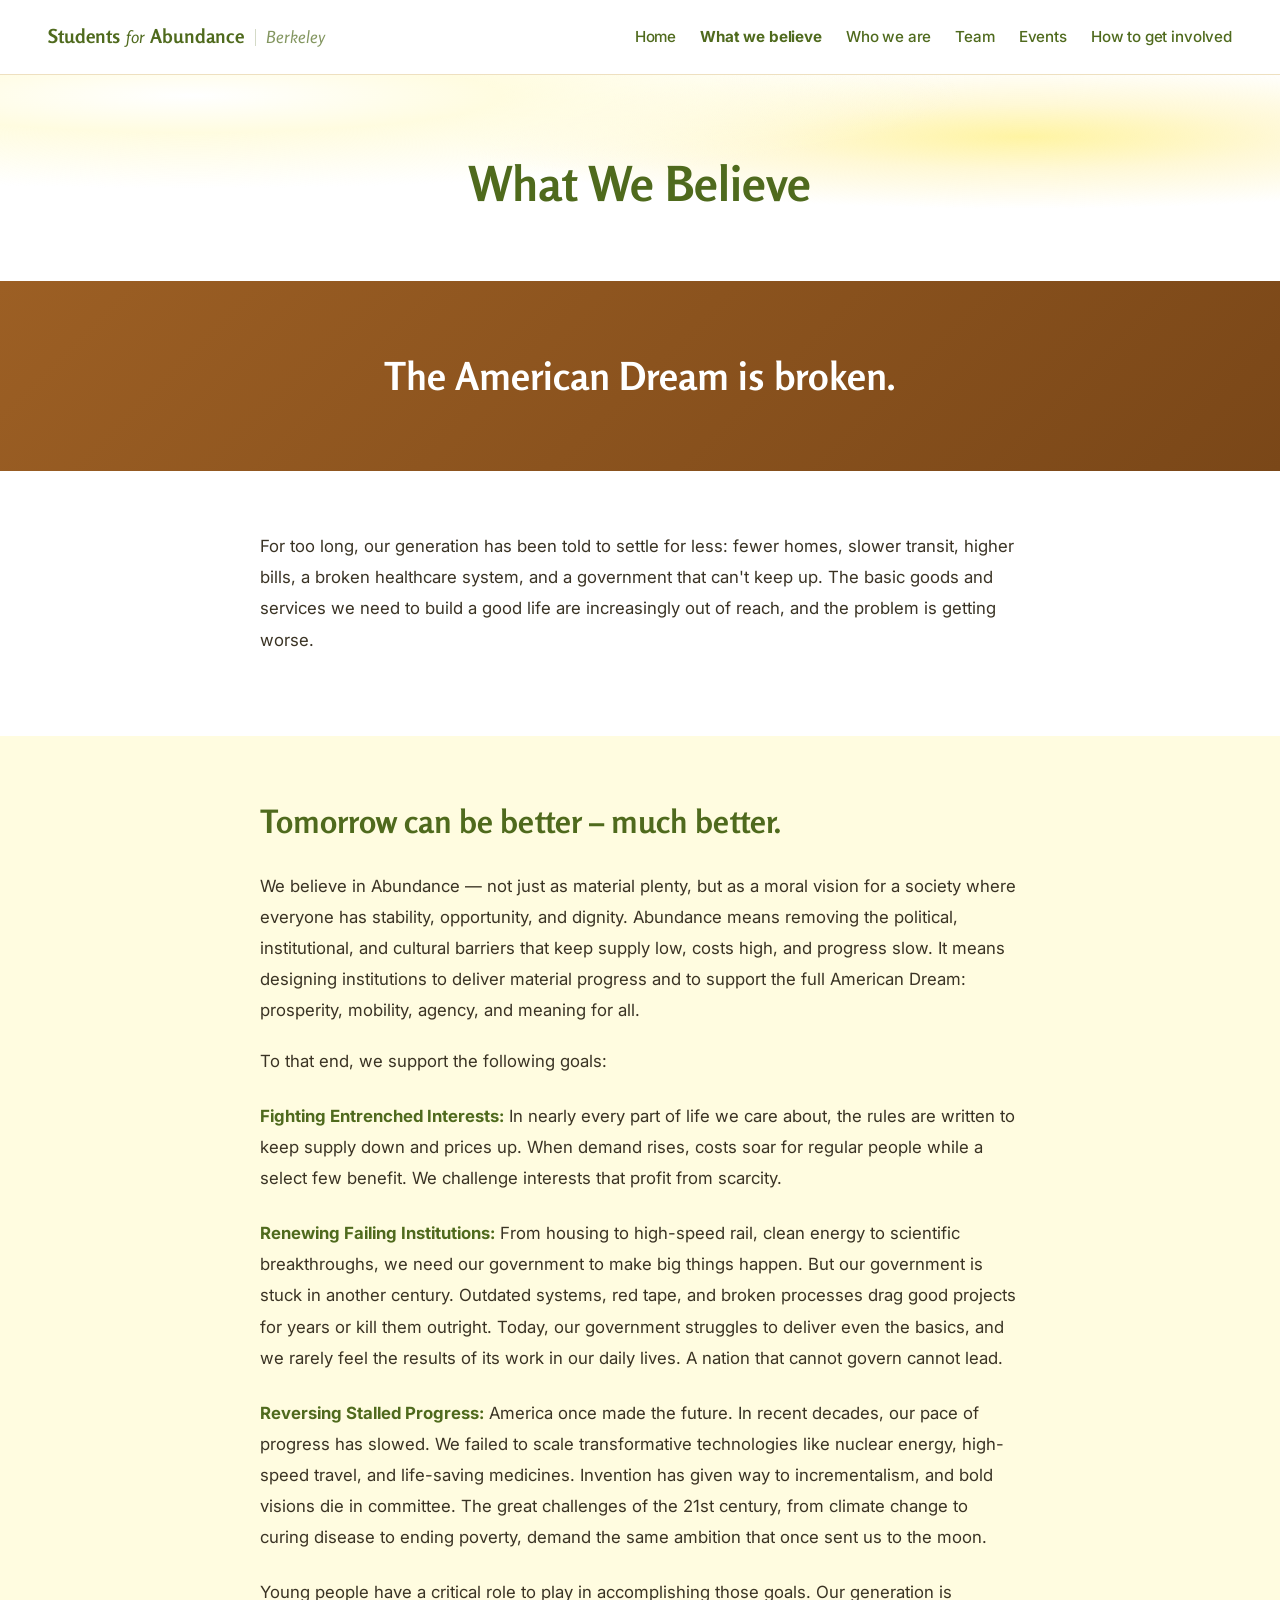
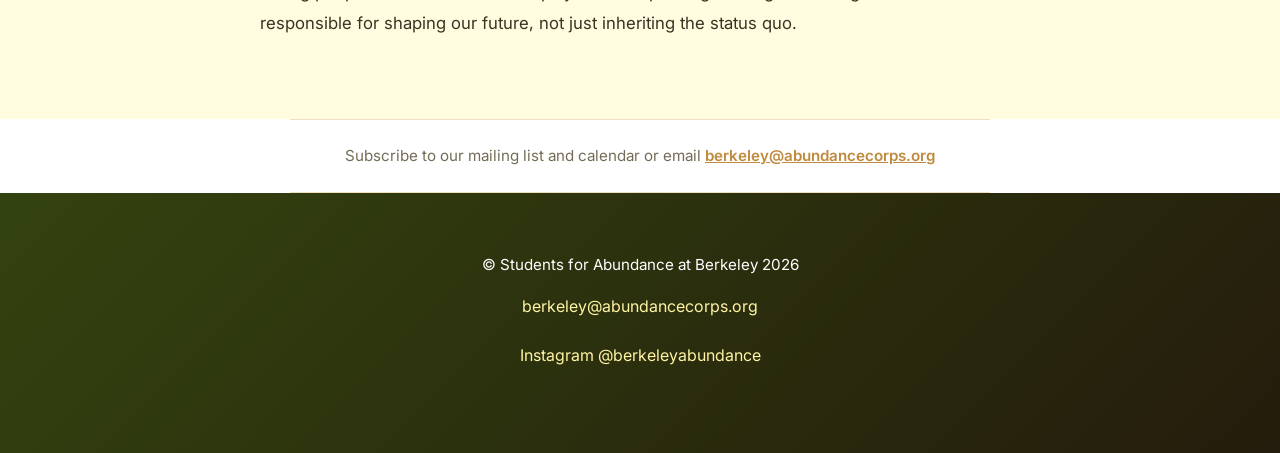
<file: what-we-believe.html>
<!DOCTYPE html>
<html lang="en">
<head>
    <meta charset="UTF-8">
    <meta name="viewport" content="width=device-width, initial-scale=1.0">
    <title>What We Believe - Students for Abundance Berkeley</title>
    <link rel="preconnect" href="https://fonts.googleapis.com">
    <link rel="preconnect" href="https://fonts.gstatic.com" crossorigin>
    <link href="https://fonts.googleapis.com/css2?family=Inter:wght@400;500;600;700&family=Rosario:ital,wght@0,400;0,700;1,400&display=swap" rel="stylesheet">
    <link rel="stylesheet" href="src/css/styles.css">
</head>
<body>
    <!-- Navigation -->
    <nav class="navbar">
        <div class="nav-container">
            <a href="./" class="nav-brand">
                <span class="brand-link">Students</span>
                <span class="brand-for">for</span>
                <span class="brand-link">Abundance</span>
                <span class="brand-chapter">Berkeley</span>
            </a>
            <button class="menu-toggle" aria-label="Toggle menu">
                <span></span>
                <span></span>
                <span></span>
            </button>
            <ul class="nav-links">
                <li><a href="./">Home</a></li>
                <li><a href="what-we-believe.html" class="active">What we believe</a></li>
                <li><a href="who-we-are.html">Who we are</a></li>
                <li><a href="team.html">Team</a></li>
                <li><a href="events.html">Events</a></li>
                <li><a href="how-to-get-involved.html">How to get involved</a></li>
            </ul>
        </div>
    </nav>

    <header class="page-header">
        <h1>What We Believe</h1>
    </header>

    <section class="banner-dark">
        <h2>The American Dream is broken.</h2>
    </section>

    <main>
        <section class="belief-block">
            <div class="container">
                <p>For too long, our generation has been told to settle for less: fewer homes, slower transit, higher bills, a broken healthcare system, and a government that can't keep up. The basic goods and services we need to build a good life are increasingly out of reach, and the problem is getting worse.</p>
            </div>
        </section>

        <section class="belief-block alt">
            <div class="container">
                <h2>Tomorrow can be better &ndash; much better.</h2>
                <p>We believe in Abundance &mdash; not just as material plenty, but as a moral vision for a society where everyone has stability, opportunity, and dignity. Abundance means removing the political, institutional, and cultural barriers that keep supply low, costs high, and progress slow. It means designing institutions to deliver material progress and to support the full American Dream: prosperity, mobility, agency, and meaning for all.</p>

                <p>To that end, we support the following goals:</p>

                <div class="goals-list">
                    <p class="goal"><strong>Fighting Entrenched Interests:</strong> In nearly every part of life we care about, the rules are written to keep supply down and prices up. When demand rises, costs soar for regular people while a select few benefit. We challenge interests that profit from scarcity.</p>

                    <p class="goal"><strong>Renewing Failing Institutions:</strong> From housing to high-speed rail, clean energy to scientific breakthroughs, we need our government to make big things happen. But our government is stuck in another century. Outdated systems, red tape, and broken processes drag good projects for years or kill them outright. Today, our government struggles to deliver even the basics, and we rarely feel the results of its work in our daily lives. A nation that cannot govern cannot lead.</p>

                    <p class="goal"><strong>Reversing Stalled Progress:</strong> America once made the future. In recent decades, our pace of progress has slowed. We failed to scale transformative technologies like nuclear energy, high-speed travel, and life-saving medicines. Invention has given way to incrementalism, and bold visions die in committee. The great challenges of the 21st century, from climate change to curing disease to ending poverty, demand the same ambition that once sent us to the moon.</p>
                </div>

                <p>Young people have a critical role to play in accomplishing those goals. Our generation is responsible for shaping our future, not just inheriting the status quo.</p>
            </div>
        </section>

        <section class="contact-note">
            <p>Subscribe to our mailing list and calendar or email <a href="mailto:berkeley@abundancecorps.org">berkeley@abundancecorps.org</a></p>
        </section>
    </main>

    <!-- Footer -->
    <footer class="footer">
        <div class="container">
            <p class="copyright">&copy; Students for Abundance at Berkeley 2026</p>
            <p class="contact-email">
                <a href="mailto:berkeley@abundancecorps.org">berkeley@abundancecorps.org</a>
            </p>
            <p class="footer-social">
                <a href="https://www.instagram.com/berkeleyabundance/" target="_blank" rel="noopener">Instagram @berkeleyabundance</a>
            </p>
        </div>
    </footer>

    <script src="src/js/main.js"></script>
</body>
</html>
</file>
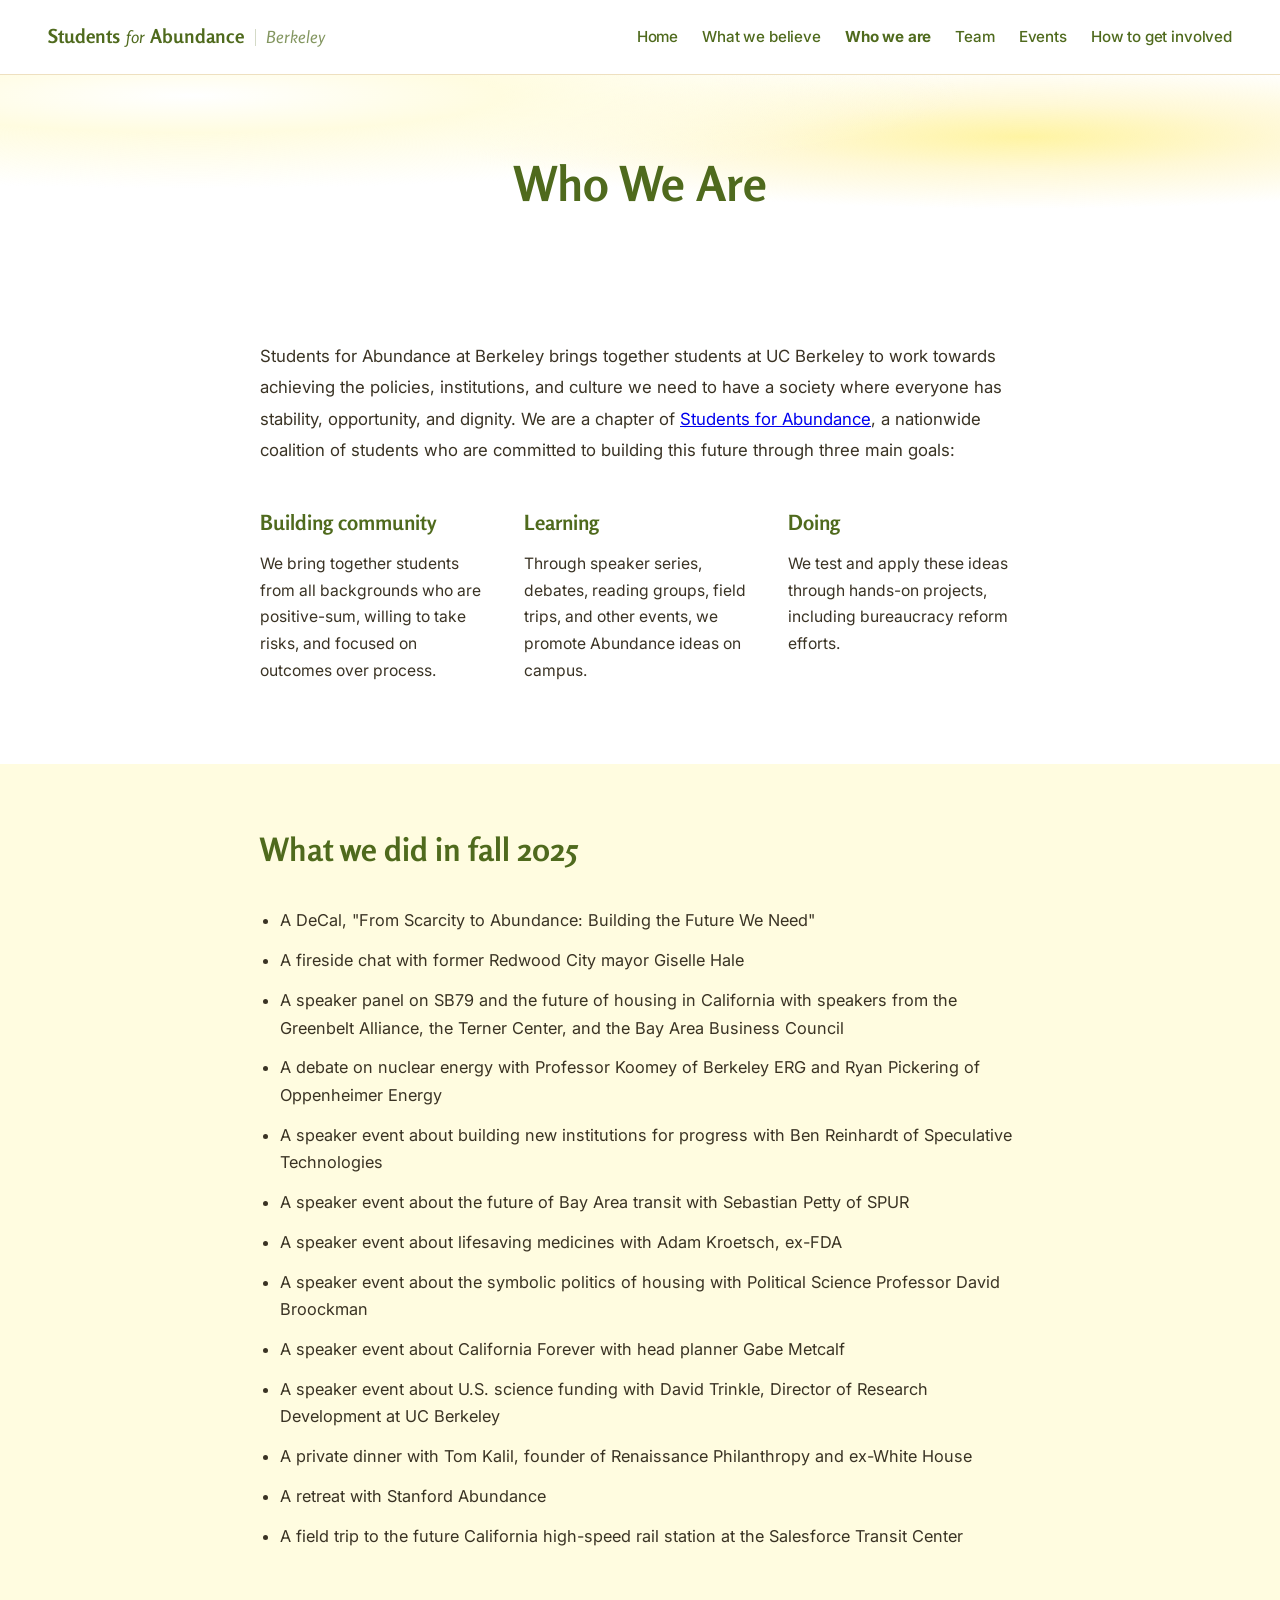
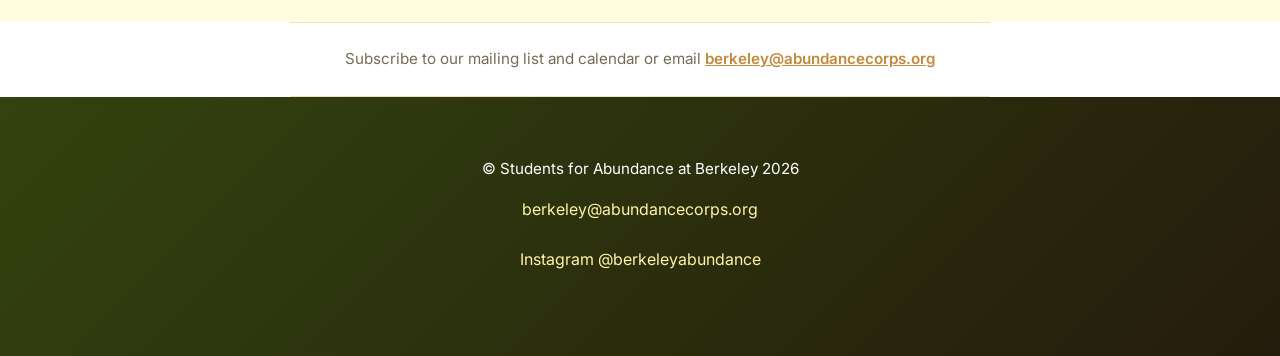
<file: who-we-are.html>
<!DOCTYPE html>
<html lang="en">
<head>
    <meta charset="UTF-8">
    <meta name="viewport" content="width=device-width, initial-scale=1.0">
    <title>Who We Are - Students for Abundance Berkeley</title>
    <link rel="preconnect" href="https://fonts.googleapis.com">
    <link rel="preconnect" href="https://fonts.gstatic.com" crossorigin>
    <link href="https://fonts.googleapis.com/css2?family=Inter:wght@400;500;600;700&family=Rosario:ital,wght@0,400;0,700;1,400&display=swap" rel="stylesheet">
    <link rel="stylesheet" href="src/css/styles.css">
</head>
<body>
    <!-- Navigation -->
    <nav class="navbar">
        <div class="nav-container">
            <a href="./" class="nav-brand">
                <span class="brand-link">Students</span>
                <span class="brand-for">for</span>
                <span class="brand-link">Abundance</span>
                <span class="brand-chapter">Berkeley</span>
            </a>
            <button class="menu-toggle" aria-label="Toggle menu">
                <span></span>
                <span></span>
                <span></span>
            </button>
            <ul class="nav-links">
                <li><a href="./">Home</a></li>
                <li><a href="what-we-believe.html">What we believe</a></li>
                <li><a href="who-we-are.html" class="active">Who we are</a></li>
                <li><a href="team.html">Team</a></li>
                <li><a href="events.html">Events</a></li>
                <li><a href="how-to-get-involved.html">How to get involved</a></li>
            </ul>
        </div>
    </nav>

    <header class="page-header">
        <h1>Who We Are</h1>
    </header>

    <main>
        <section class="belief-block">
            <div class="container">
                <p>Students for Abundance at Berkeley brings together students at UC Berkeley to work towards achieving the policies, institutions, and culture we need to have a society where everyone has stability, opportunity, and dignity. We are a chapter of <a href="https://studentsforabundance.org/" target="_blank">Students for Abundance</a>, a nationwide coalition of students who are committed to building this future through three main goals:</p>

                <div class="pillars-grid">
                    <div class="pillar">
                        <h3>Building community</h3>
                        <p>We bring together students from all backgrounds who are positive-sum, willing to take risks, and focused on outcomes over process.</p>
                    </div>
                    <div class="pillar">
                        <h3>Learning</h3>
                        <p>Through speaker series, debates, reading groups, field trips, and other events, we promote Abundance ideas on campus.</p>
                    </div>
                    <div class="pillar">
                        <h3>Doing</h3>
                        <p>We test and apply these ideas through hands-on projects, including bureaucracy reform efforts.</p>
                    </div>
                </div>
            </div>
        </section>

        <section class="belief-block alt">
            <div class="container">
                <h2>What we did in fall 2025</h2>
                <ul class="activity-list">
                    <li>A DeCal, "From Scarcity to Abundance: Building the Future We Need"</li>
                    <li>A fireside chat with former Redwood City mayor Giselle Hale</li>
                    <li>A speaker panel on SB79 and the future of housing in California with speakers from the Greenbelt Alliance, the Terner Center, and the Bay Area Business Council</li>
                    <li>A debate on nuclear energy with Professor Koomey of Berkeley ERG and Ryan Pickering of Oppenheimer Energy</li>
                    <li>A speaker event about building new institutions for progress with Ben Reinhardt of Speculative Technologies</li>
                    <li>A speaker event about the future of Bay Area transit with Sebastian Petty of SPUR</li>
                    <li>A speaker event about lifesaving medicines with Adam Kroetsch, ex-FDA</li>
                    <li>A speaker event about the symbolic politics of housing with Political Science Professor David Broockman</li>
                    <li>A speaker event about California Forever with head planner Gabe Metcalf</li>
                    <li>A speaker event about U.S. science funding with David Trinkle, Director of Research Development at UC Berkeley</li>
                    <li>A private dinner with Tom Kalil, founder of Renaissance Philanthropy and ex-White House</li>
                    <li>A retreat with Stanford Abundance</li>
                    <li>A field trip to the future California high-speed rail station at the Salesforce Transit Center</li>
                </ul>
            </div>
        </section>

        <section class="contact-note">
            <p>Subscribe to our mailing list and calendar or email <a href="mailto:berkeley@abundancecorps.org">berkeley@abundancecorps.org</a></p>
        </section>
    </main>

    <!-- Footer -->
    <footer class="footer">
        <div class="container">
            <p class="copyright">&copy; Students for Abundance at Berkeley 2026</p>
            <p class="contact-email">
                <a href="mailto:berkeley@abundancecorps.org">berkeley@abundancecorps.org</a>
            </p>
            <p class="footer-social">
                <a href="https://www.instagram.com/berkeleyabundance/" target="_blank" rel="noopener">Instagram @berkeleyabundance</a>
            </p>
        </div>
    </footer>

    <script src="src/js/main.js"></script>
</body>
</html>
</file>
<file: src/css/styles.css>
/* Reset and Base Styles */
:root {
    --cream: #fffef9;
    --gold-pale: #fffce0;
    --gold-light: #fff4a3;
    --gold: #fff9b0;
    --gold-mid: #e8c468;
    --gold-deep: #c08a3e;
    --brown: #9c5f24;
    --brown-dark: #7a4718;
    --ink: #1a1a1a;
    --olive: #4f6a1d;
    --olive-dark: #38480f;
    --text-body: #3a3324;
    --text-muted: #746c56;
    --border-warm: #eee0c0;
    --font-heading: 'Rosario', sans-serif;
    --font-body: 'Inter', -apple-system, BlinkMacSystemFont, sans-serif;
}

* {
    margin: 0;
    padding: 0;
    box-sizing: border-box;
}

html {
    scroll-behavior: smooth;
}

body {
    font-family: var(--font-body);
    line-height: 1.6;
    color: var(--ink);
    background: #fff;
}

.container {
    max-width: 1000px;
    margin: 0 auto;
    padding: 0 20px;
}

/* Navigation */
.navbar {
    background: #fff;
    border-bottom: 1px solid var(--border-warm);
    position: sticky;
    top: 0;
    z-index: 1000;
}

.nav-container {
    max-width: 1440px;
    margin: 0 auto;
    padding: 1.5rem 48px;
    display: flex;
    justify-content: space-between;
    align-items: center;
}

.nav-brand {
    display: flex;
    align-items: baseline;
    gap: 0.35rem;
    flex-wrap: wrap;
    text-decoration: none;
    transition: opacity 0.3s;
}

.nav-brand:hover {
    opacity: 0.7;
}

.brand-link {
    font-family: var(--font-heading);
    font-size: 1.2rem;
    font-weight: 700;
    color: var(--olive);
    line-height: 1;
}

.brand-for {
    font-family: var(--font-heading);
    font-style: italic;
    font-weight: 400;
    font-size: 1.05rem;
    color: var(--olive);
    line-height: 1;
}

.brand-chapter {
    font-family: var(--font-heading);
    font-style: italic;
    font-weight: 400;
    font-size: 1.05rem;
    color: var(--olive);
    opacity: 0.7;
    margin-left: 0.35rem;
    padding-left: 0.6rem;
    border-left: 1px solid rgba(79, 106, 29, 0.35);
    line-height: 1;
}

.nav-links {
    display: flex;
    list-style: none;
    gap: 1.5rem;
    align-items: center;
    flex-wrap: wrap;
}

.nav-links a {
    text-decoration: none;
    color: var(--olive);
    font-weight: 500;
    font-size: 0.95rem;
    letter-spacing: -0.15px;
    transition: opacity 0.3s;
}

.nav-links a:hover {
    opacity: 0.6;
}

.nav-links a.active {
    font-weight: 700;
}

.menu-toggle {
    display: none;
    flex-direction: column;
    background: none;
    border: none;
    cursor: pointer;
    gap: 5px;
}

.menu-toggle span {
    width: 25px;
    height: 2px;
    background: var(--olive);
}

/* Hero Section */
.hero {
    position: relative;
    overflow: hidden;
    background:
        radial-gradient(55% 40% at 20% 8%, rgba(255,255,255,0.85) 0%, rgba(255,255,255,0) 60%),
        radial-gradient(45% 30% at 80% 12%, rgba(255,244,163,0.6) 0%, rgba(255,244,163,0) 60%),
        linear-gradient(180deg, #fffce0 0%, #fff9b0 40%, #e8c468 100%);
    padding: 80px 20px 0;
    text-align: center;
}

.hero-content {
    max-width: 1000px;
    margin: 0 auto;
    position: relative;
    z-index: 2;
}

.hero-skyline {
    position: relative;
    z-index: 1;
    width: 100%;
    margin: 50px auto 0;
    line-height: 0;
}

.hero-skyline svg {
    width: 100%;
    height: auto;
    display: block;
}

.hero-title {
    font-family: var(--font-heading);
    font-size: 4rem;
    font-weight: 700;
    color: var(--olive);
    margin-bottom: 0.15rem;
    letter-spacing: -1px;
}

.hero-location {
    font-family: var(--font-heading);
    font-size: 1.5rem;
    color: var(--olive);
    opacity: 0.8;
    margin-bottom: 0.15rem;
    font-weight: 700;
    position: relative;
    top: -10px;
}

.hero-tagline {
    font-family: var(--font-heading);
    font-size: 1.4rem;
    line-height: 1.6;
    color: var(--olive);
    max-width: 700px;
    margin: 0 auto 2.5rem;
    font-weight: 400;
}

.hero-ctas {
    display: flex;
    gap: 1rem;
    justify-content: center;
    flex-wrap: wrap;
}

/* Buttons */
.btn {
    display: inline-block;
    padding: 12px 28px;
    text-decoration: none;
    border-radius: 4px;
    font-weight: 600;
    font-size: 0.95rem;
    transition: all 0.3s;
    border: none;
    cursor: pointer;
}

.btn-primary {
    background: var(--olive);
    color: #fff;
}

.btn-primary:hover {
    background: var(--olive-dark);
}

.btn-secondary {
    background: transparent;
    color: var(--olive);
    border: 2px solid var(--olive);
}

.btn-secondary:hover {
    background: var(--gold-pale);
}

/* Content Sections */
.content-section {
    padding: 55px 20px;
    background: #fff;
}

main > .content-section:first-of-type {
    padding-top: 40px;
}

.content-section.alt {
    background: var(--gold-pale);
}

.content-section h2 {
    font-family: var(--font-heading);
    font-size: 2.2rem;
    margin-bottom: 1.5rem;
    font-weight: 700;
    color: var(--olive);
}

.content-section p {
    font-size: 1.05rem;
    line-height: 1.8;
    color: var(--text-body);
    max-width: 800px;
}

/* Supporters Section */
.supporters-section {
    padding: 50px 20px;
    background: var(--gold-pale);
    border-top: 1px solid var(--border-warm);
    text-align: center;
}

.supporters-text {
    font-size: 0.95rem;
    color: var(--text-muted);
    margin-bottom: 1.5rem;
}

.supporters-logos {
    display: flex;
    gap: 2rem;
    justify-content: center;
    flex-wrap: wrap;
}

.supporter-link {
    color: var(--gold-deep);
    text-decoration: none;
    font-weight: 600;
    transition: color 0.3s;
}

.supporter-link:hover {
    color: var(--brown);
}

/* Join Section */
.join-section {
    padding: 80px 20px;
    background: #fff;
}

.join-content {
    max-width: 600px;
    margin: 0 auto;
    text-align: center;
}

.join-content h2 {
    font-family: var(--font-heading);
    font-size: 2.2rem;
    margin-bottom: 0.5rem;
    font-weight: 700;
    color: var(--olive);
}

.join-subtitle {
    color: var(--text-muted);
    font-size: 0.95rem;
    margin-bottom: 2rem;
}

/* Email Form */
.email-form {
    display: flex;
    gap: 10px;
    justify-content: center;
    flex-wrap: wrap;
}

.email-form input {
    padding: 12px 16px;
    border: 1px solid var(--border-warm);
    border-radius: 4px;
    font-size: 1rem;
    font-family: inherit;
    min-width: 280px;
    transition: border-color 0.3s;
}

.email-form input:focus {
    outline: none;
    border-color: var(--olive);
}

/* Footer */
.footer {
    background: linear-gradient(135deg, #33430f 0%, #241c0c 100%);
    color: #fff;
    padding: 60px 20px;
    text-align: center;
}

.footer .container {
    max-width: 800px;
}

.copyright {
    font-size: 0.95rem;
    margin-bottom: 1rem;
}

.contact-email {
    margin-bottom: 1.5rem;
}

.contact-email a {
    color: var(--gold-light);
    text-decoration: none;
}

.contact-email a:hover {
    text-decoration: underline;
}

.footer-social {
    margin-bottom: 1.5rem;
}

.footer-social a {
    color: var(--gold-light);
    text-decoration: none;
}

.footer-social a:hover {
    text-decoration: underline;
}

.footer-chapter {
    font-size: 0.85rem;
    color: #a89f88;
}

.design-credit {
    font-size: 0.85rem;
    color: #a89f88;
}

.design-credit a {
    color: var(--gold-light);
    text-decoration: none;
}

.design-credit a:hover {
    text-decoration: underline;
}

/* Sub-page Header */
.page-header {
    background:
        radial-gradient(60% 45% at 15% 10%, #ffffff 0%, var(--gold-pale) 40%, rgba(255,255,255,0) 100%),
        radial-gradient(45% 35% at 80% 30%, var(--gold-light) 0%, rgba(255,243,180,0.55) 45%, rgba(255,255,255,0) 100%),
        #ffffff;
    padding: 70px 20px 60px;
    text-align: center;
}

.page-header h1 {
    font-family: var(--font-heading);
    font-size: 3rem;
    font-weight: 700;
    color: var(--olive);
}

/* Dark statement banner */
.banner-dark {
    background: linear-gradient(135deg, var(--brown) 0%, var(--brown-dark) 100%);
    color: #fff;
    padding: 70px 20px;
    text-align: center;
}

.banner-dark h2 {
    font-family: var(--font-heading);
    font-size: 2.4rem;
    font-weight: 700;
    max-width: 700px;
    margin: 0 auto;
    line-height: 1.3;
}

/* Belief blocks */
.belief-block {
    padding: 60px 20px;
    background: #fff;
}

.belief-block.alt {
    background: var(--gold-pale);
}

.belief-block .container {
    max-width: 800px;
}

.belief-block p {
    font-size: 1.05rem;
    line-height: 1.85;
    color: var(--text-body);
    margin-bottom: 1.25rem;
}

.belief-block h2 {
    font-family: var(--font-heading);
    font-size: 2rem;
    color: var(--olive);
    text-align: left;
    margin: 0 0 1.5rem;
    font-weight: 700;
}

.goals-list {
    margin-top: 1.5rem;
}

.goals-list .goal {
    margin-bottom: 1.5rem;
}

.goals-list .goal strong {
    color: var(--olive);
}

/* Pillars grid (Building community / Learning / Doing) */
.pillars-grid {
    display: grid;
    grid-template-columns: repeat(3, 1fr);
    gap: 2rem;
    margin-top: 2.5rem;
    max-width: 900px;
    margin-left: auto;
    margin-right: auto;
}

.pillar h3 {
    font-family: var(--font-heading);
    color: var(--olive);
    font-size: 1.3rem;
    margin-bottom: 0.75rem;
}

.pillar p {
    font-size: 0.98rem;
    color: var(--text-body);
    line-height: 1.7;
}

/* Activity list */
.activity-list {
    max-width: 800px;
    margin: 2rem auto 0;
    padding-left: 1.25rem;
}

.activity-list li {
    font-size: 1.02rem;
    line-height: 1.7;
    color: var(--text-body);
    margin-bottom: 0.75rem;
}

/* Get Involved blocks */
.involve-block {
    max-width: 700px;
    margin: 0 auto 2.5rem;
}

.involve-block h3 {
    font-family: var(--font-heading);
    color: var(--olive);
    font-size: 1.4rem;
    margin-bottom: 0.75rem;
}

.involve-block p {
    font-size: 1.05rem;
    line-height: 1.8;
    color: var(--text-body);
}

.involve-block a {
    color: var(--gold-deep);
    font-weight: 600;
}

.contact-note {
    text-align: center;
    max-width: 700px;
    margin: 0 auto;
    padding: 1.5rem;
    border-top: 1px solid var(--border-warm);
    border-bottom: 1px solid var(--border-warm);
    color: var(--text-muted);
    font-size: 0.95rem;
}

.contact-note a {
    color: var(--gold-deep);
    font-weight: 600;
}

/* Team grid */
.team-grid {
    display: grid;
    grid-template-columns: repeat(auto-fit, minmax(180px, 1fr));
    gap: 2.5rem;
    margin-top: 2rem;
}

.team-card {
    display: block;
    text-align: center;
    text-decoration: none;
    color: inherit;
    transition: opacity 0.3s;
}

.team-card[href]:hover {
    opacity: 0.75;
}

.team-avatar {
    width: 96px;
    height: 96px;
    border-radius: 50%;
    background: var(--gold-mid);
    display: flex;
    align-items: center;
    justify-content: center;
    margin: 0 auto 1rem;
    font-family: var(--font-heading);
    font-size: 1.7rem;
    font-weight: 700;
    color: var(--olive-dark);
    object-fit: cover;
}

.team-card h3 {
    font-family: var(--font-heading);
    color: var(--olive);
    font-size: 1.1rem;
    margin-bottom: 0.15rem;
}

.team-card .team-role {
    color: var(--text-muted);
    font-size: 0.88rem;
}

.team-intro {
    color: var(--text-muted);
    font-size: 0.95rem;
    margin-top: -0.5rem;
    margin-bottom: 0.5rem;
}

.team-blurb {
    font-size: 0.85rem;
    font-style: italic;
    color: var(--text-muted);
    margin: 0.5rem 0 0.9rem;
}

.team-actions {
    display: flex;
    flex-direction: column;
    align-items: center;
    gap: 0.5rem;
}

.team-btn {
    display: inline-flex;
    align-items: center;
    justify-content: center;
    gap: 0.4rem;
    padding: 7px 14px;
    border-radius: 20px;
    font-size: 0.82rem;
    font-weight: 600;
    text-decoration: none;
    transition: all 0.25s;
    width: 100%;
    max-width: 160px;
}

.team-btn-linkedin {
    background: #eef2e6;
    color: var(--olive);
    border: 1px solid rgba(79, 106, 29, 0.3);
}

.team-btn-linkedin:hover {
    background: var(--olive);
    color: #fff;
}

.li-badge {
    display: inline-flex;
    align-items: center;
    justify-content: center;
    width: 16px;
    height: 16px;
    border-radius: 3px;
    background: currentColor;
    position: relative;
}

.li-badge::after {
    content: "in";
    position: absolute;
    inset: 0;
    display: flex;
    align-items: center;
    justify-content: center;
    font-size: 9px;
    font-weight: 700;
    color: var(--gold-pale);
    font-family: var(--font-body);
}

.team-btn-coffee {
    background: var(--olive);
    color: #fff;
}

.team-btn-coffee:hover {
    background: var(--olive-dark);
}

.placeholder-note {
    max-width: 800px;
    margin: 0 auto 1.5rem;
    padding: 0.85rem 1.1rem;
    background: var(--gold-pale);
    border: 1px dashed var(--gold-deep);
    border-radius: 6px;
    color: var(--text-muted);
    font-size: 0.9rem;
}

/* Events list */
.events-list {
    display: flex;
    flex-direction: column;
    gap: 1.25rem;
    margin-top: 2rem;
    max-width: 800px;
    margin-left: auto;
    margin-right: auto;
}

.event-card {
    display: flex;
    gap: 1.5rem;
    align-items: flex-start;
    padding: 1.25rem;
    background: #fff;
    border: 1px solid var(--border-warm);
    border-radius: 8px;
}

.event-date {
    flex-shrink: 0;
    width: 68px;
    text-align: center;
    background: var(--gold-pale);
    border-radius: 6px;
    padding: 0.6rem 0.4rem;
    font-family: var(--font-heading);
    color: var(--olive);
}

.event-date .event-month {
    display: block;
    font-size: 0.72rem;
    font-weight: 700;
    text-transform: uppercase;
    letter-spacing: 0.05em;
}

.event-date .event-day {
    display: block;
    font-size: 1.5rem;
    font-weight: 700;
    line-height: 1.2;
}

.event-info h3 {
    font-family: var(--font-heading);
    color: var(--olive);
    font-size: 1.1rem;
    margin-bottom: 0.25rem;
}

.event-info p {
    color: var(--text-body);
    font-size: 0.95rem;
}

.event-location {
    color: var(--text-muted);
    font-size: 0.85rem;
    margin-top: 0.35rem;
}

/* Responsive */
@media (max-width: 768px) {
    .nav-container {
        padding: 1.2rem 20px;
    }

    .hero-title {
        font-size: 2.5rem;
    }

    .hero-tagline {
        font-size: 1.05rem;
    }

    .hero-ctas {
        flex-direction: column;
        align-items: center;
    }

    .nav-links {
        display: none;
        position: absolute;
        top: 70px;
        left: 0;
        right: 0;
        background: #fff;
        flex-direction: column;
        padding: 1rem;
        border-bottom: 1px solid var(--border-warm);
        gap: 1rem;
    }

    .nav-links.active {
        display: flex;
    }

    .menu-toggle {
        display: flex;
    }

    .email-form input {
        min-width: 100%;
    }

    .supporters-logos {
        gap: 1rem;
    }

    .content-section h2 {
        font-size: 1.75rem;
    }

    .hero-skyline {
        margin-top: 30px;
    }

    .page-header h1 {
        font-size: 2.2rem;
    }

    .banner-dark h2 {
        font-size: 1.7rem;
    }

    .belief-block h2 {
        font-size: 1.6rem;
    }

    .pillars-grid {
        grid-template-columns: 1fr;
        gap: 1.75rem;
    }

    .event-card {
        flex-direction: column;
        align-items: flex-start;
    }

    .event-date {
        width: auto;
        padding: 0.4rem 0.7rem;
        display: flex;
        align-items: baseline;
        gap: 0.4rem;
    }

    .event-date .event-day {
        font-size: 1.1rem;
    }

    .team-grid {
        grid-template-columns: repeat(2, 1fr);
        gap: 1.75rem;
    }
}
</file>
